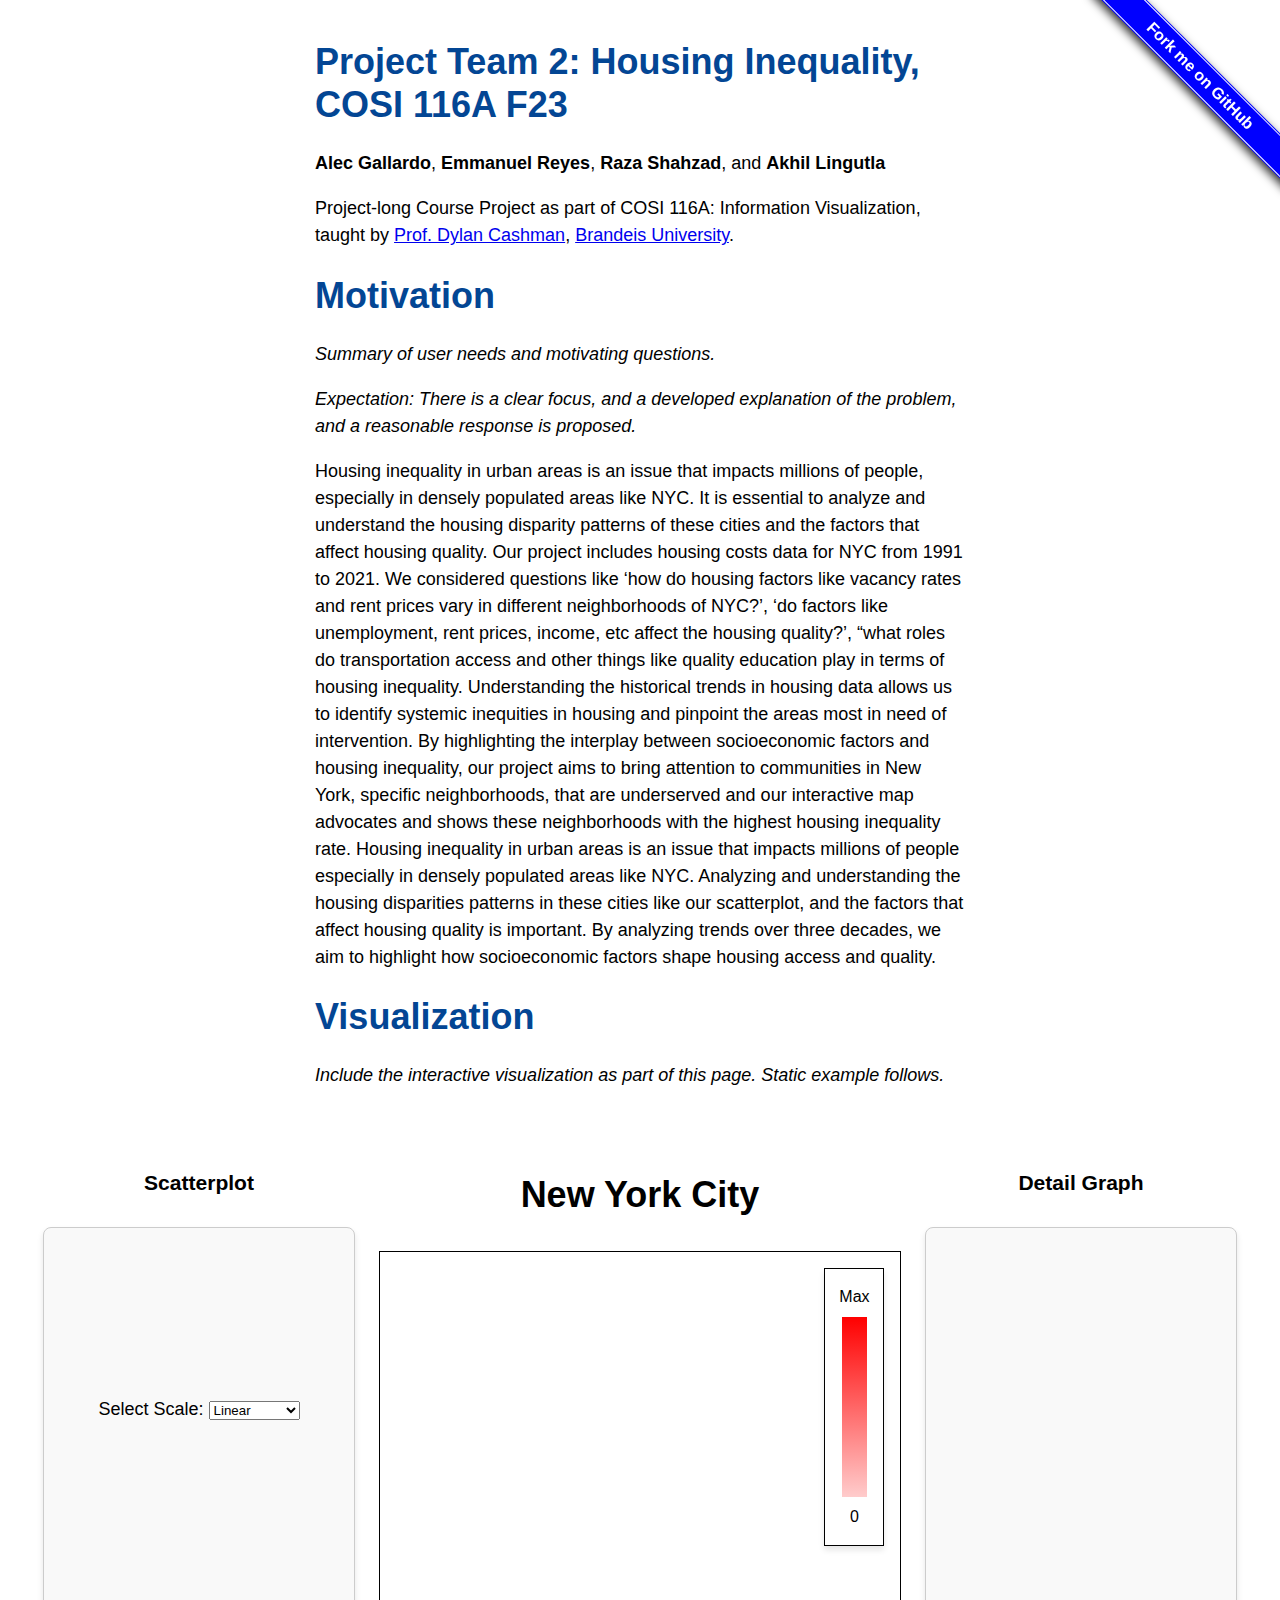
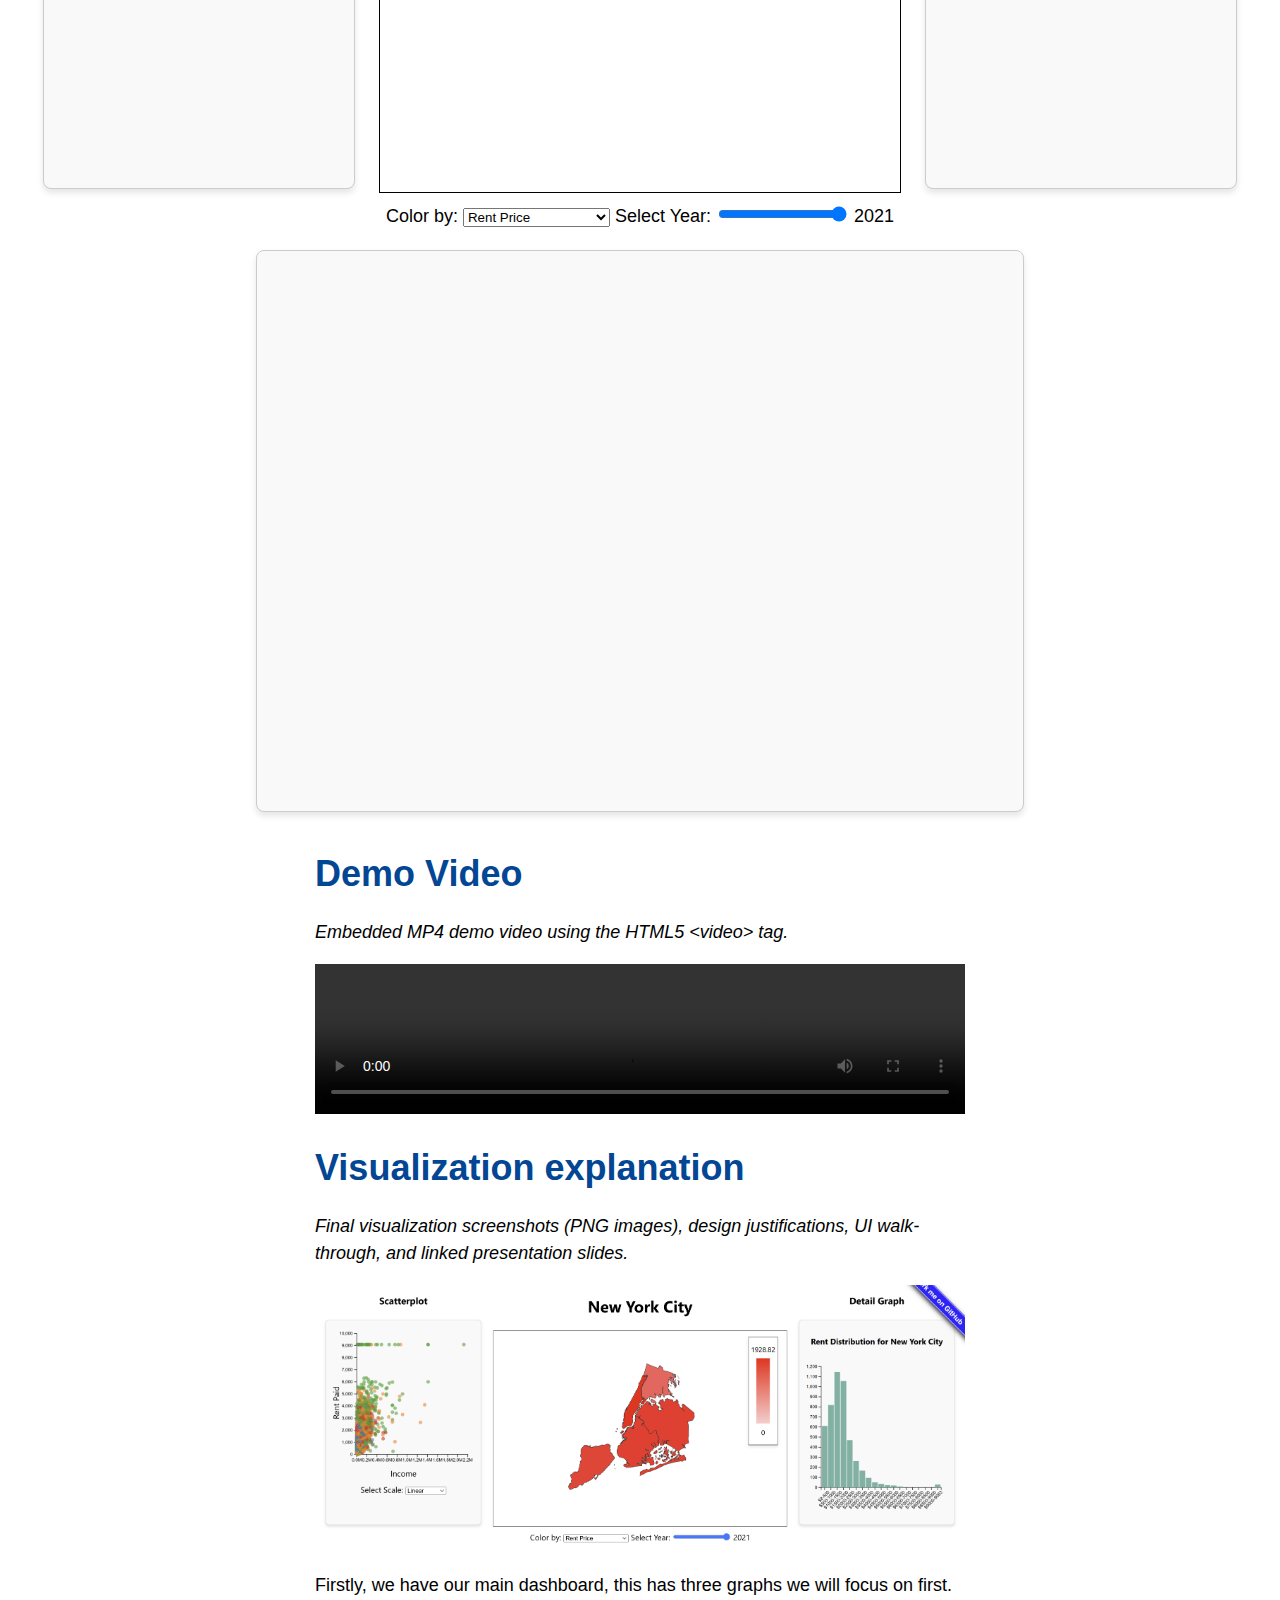
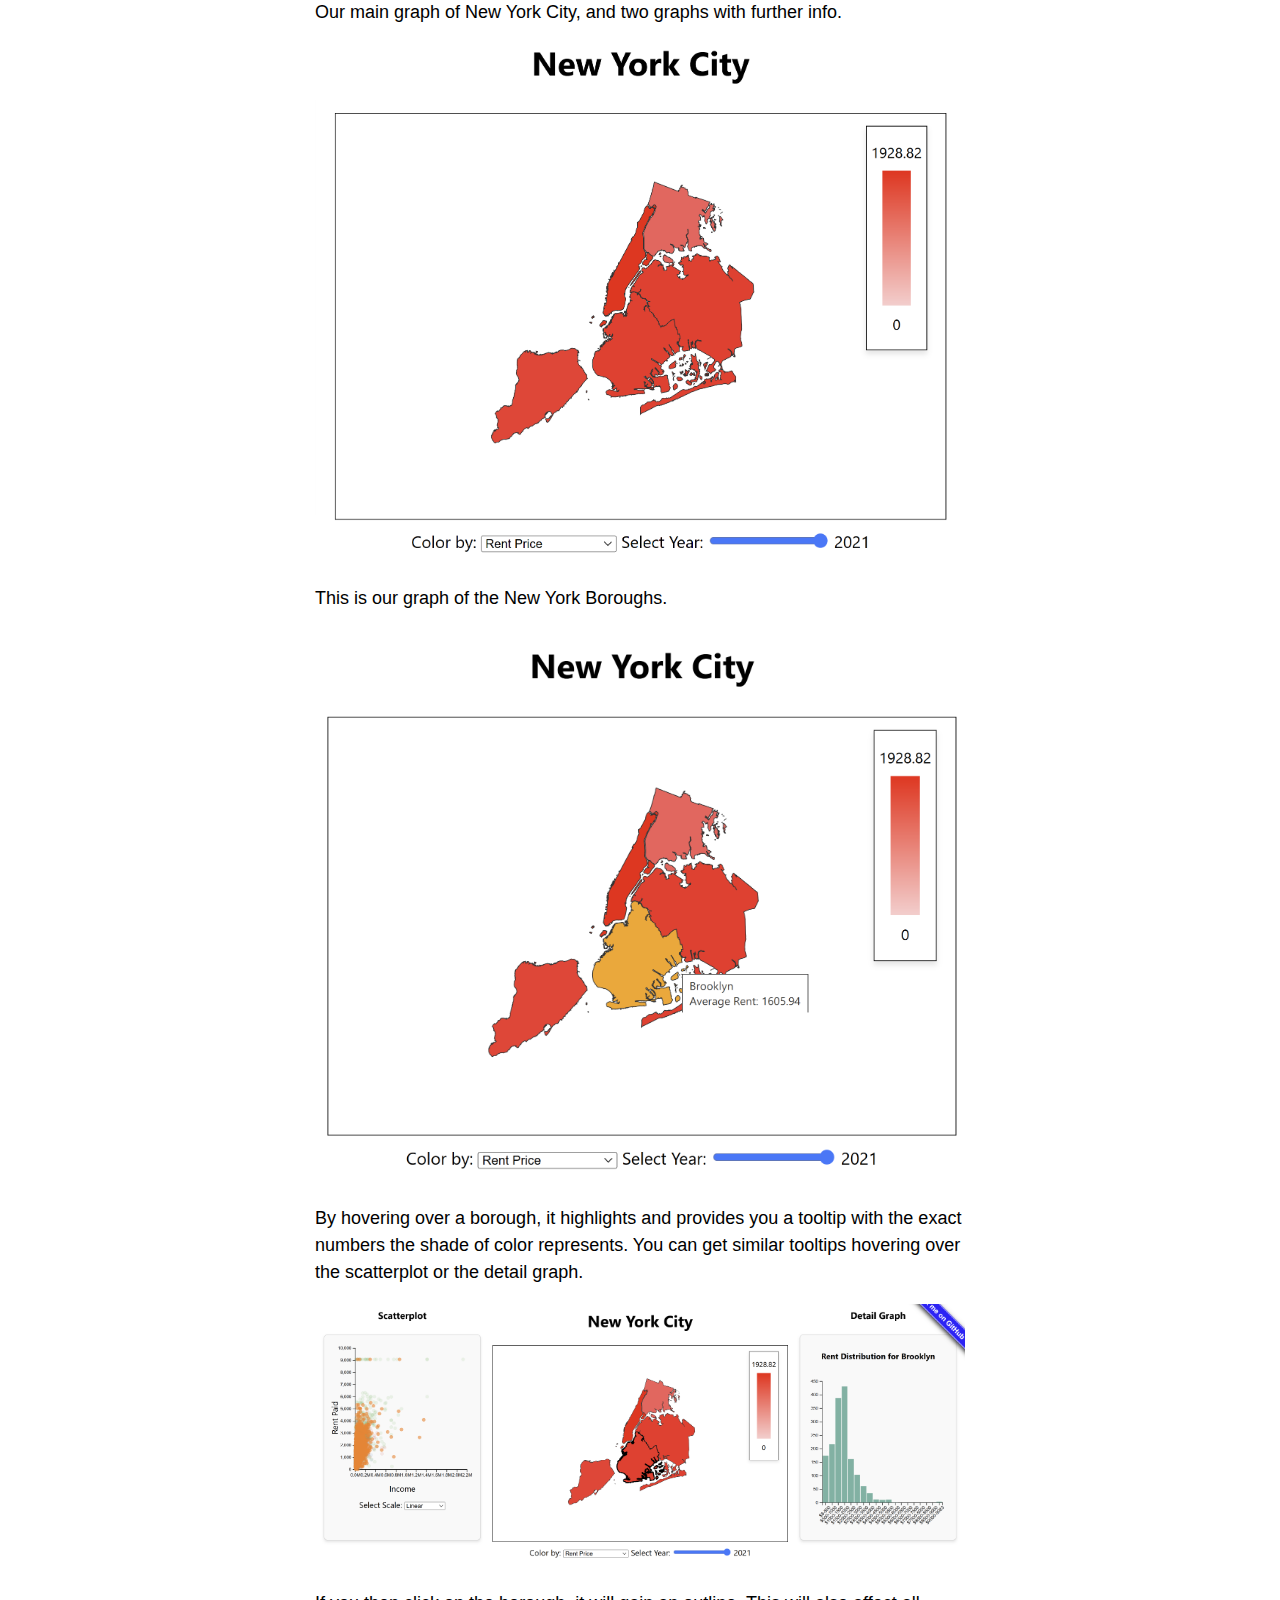
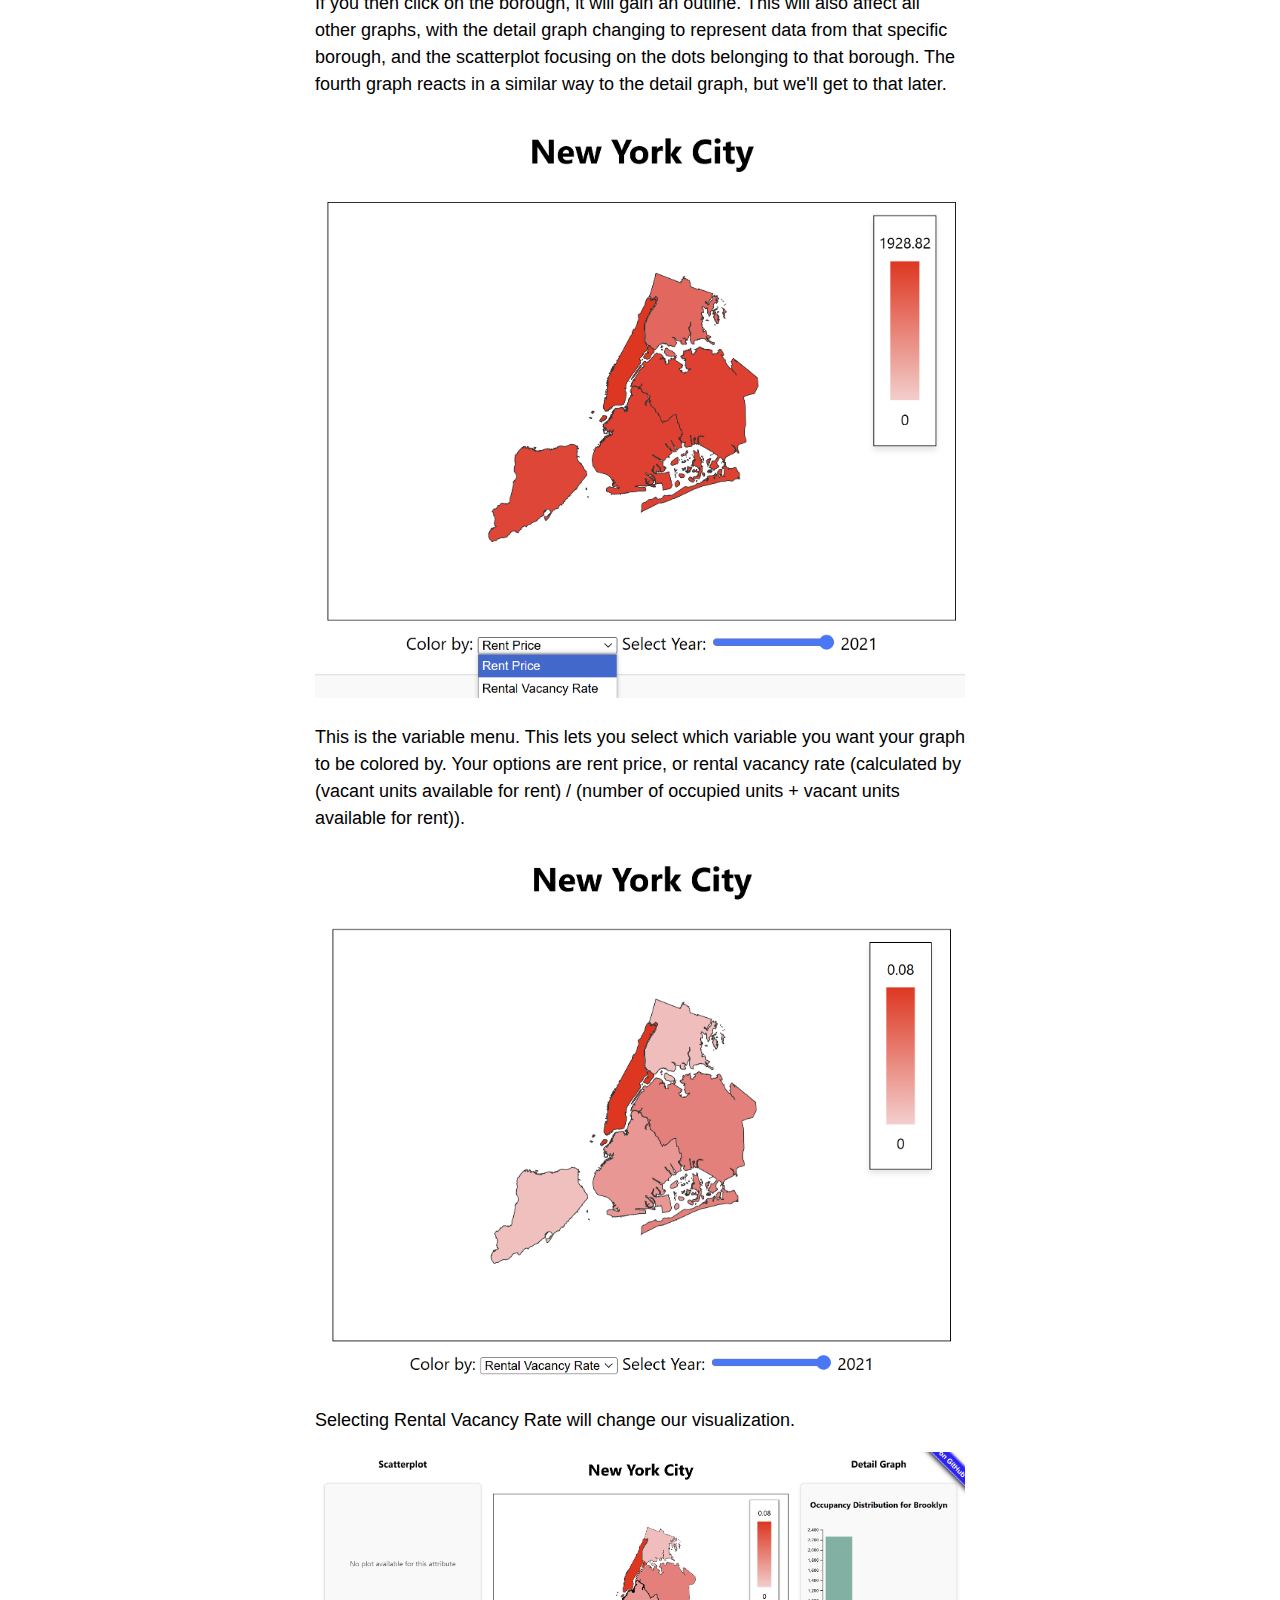
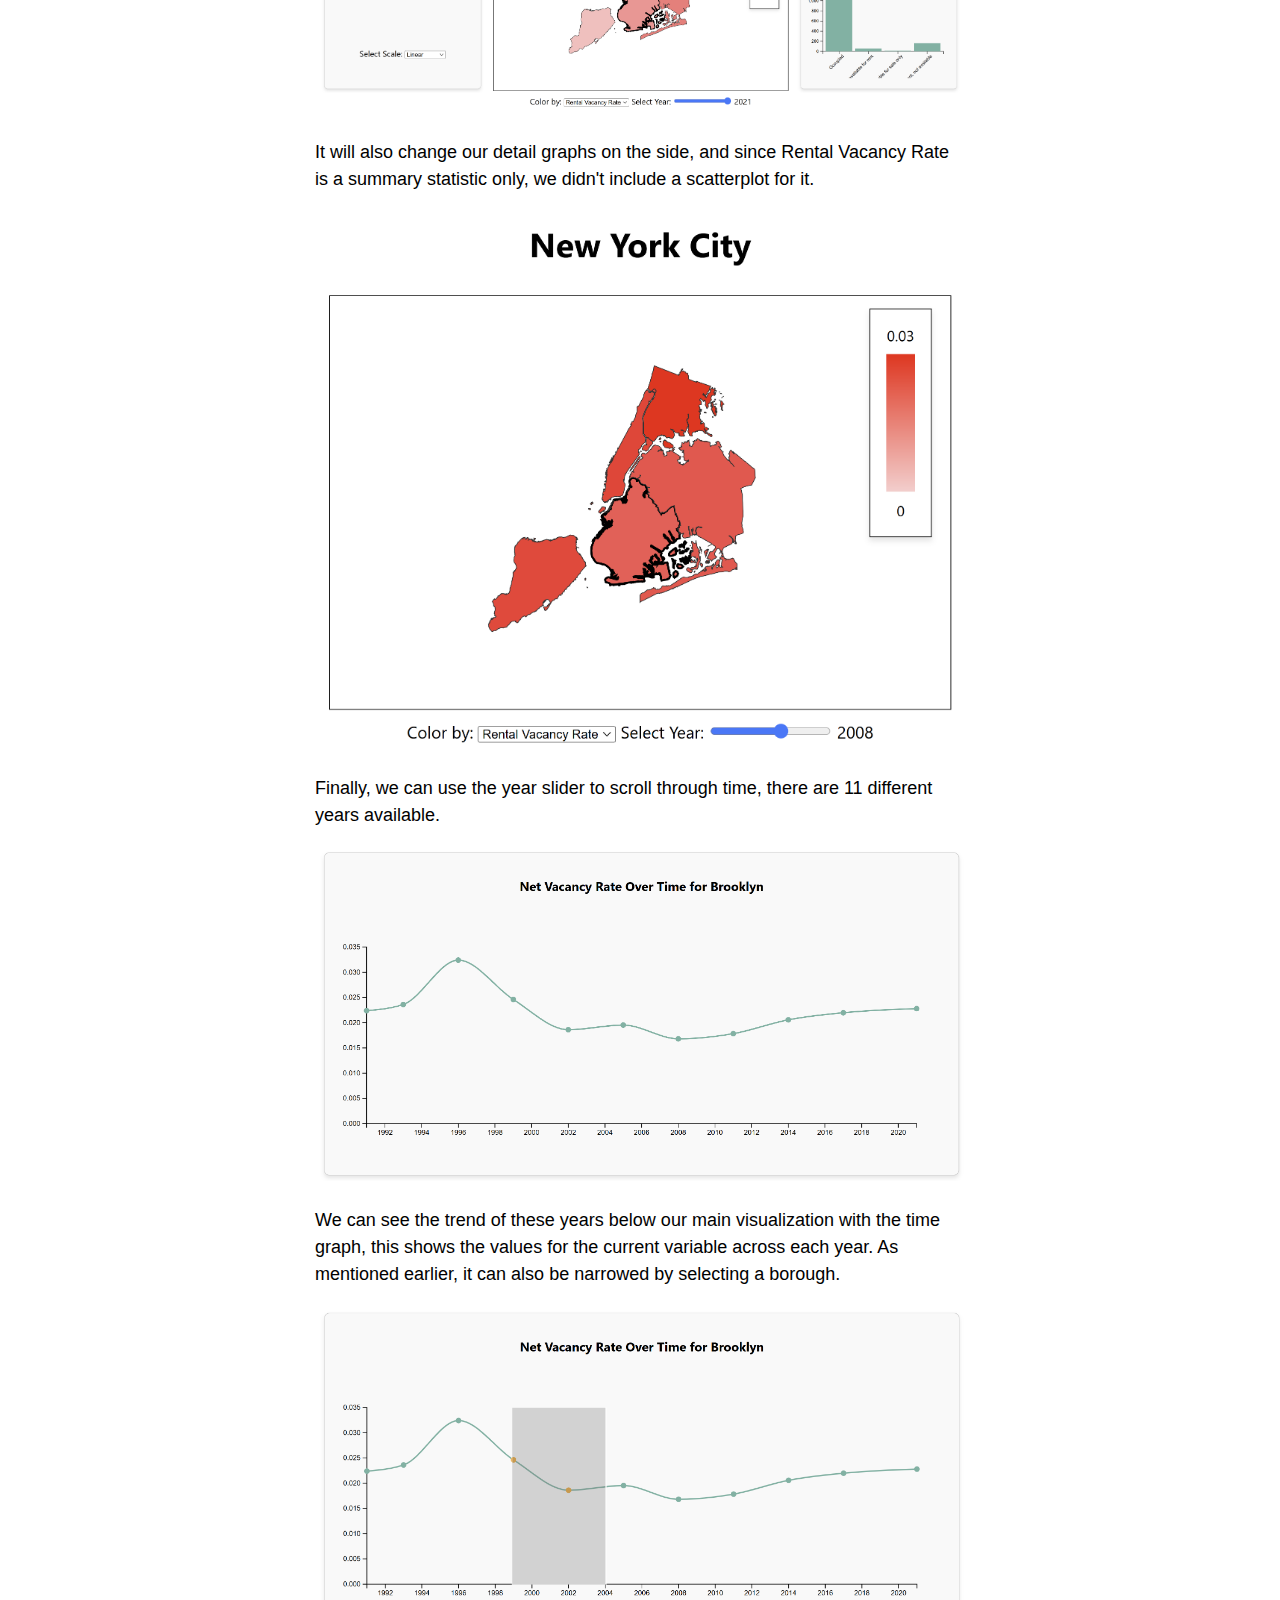
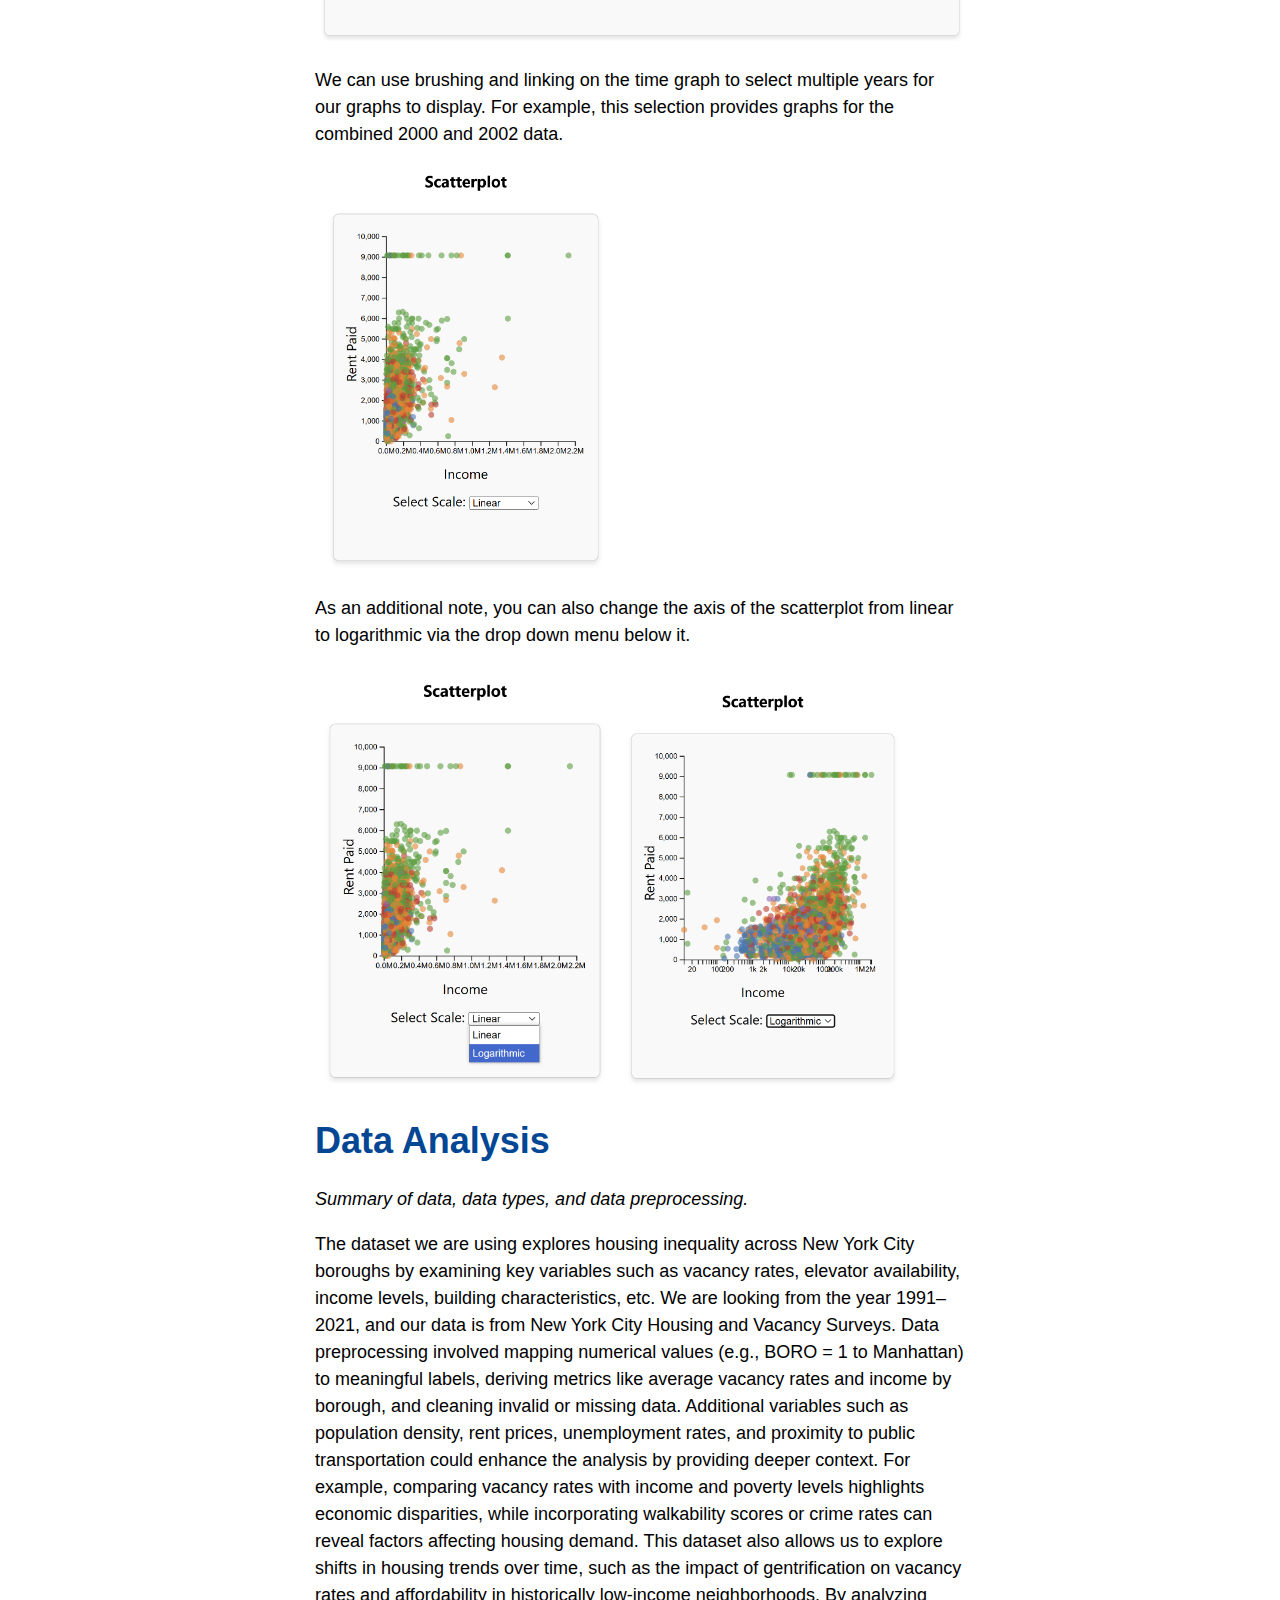
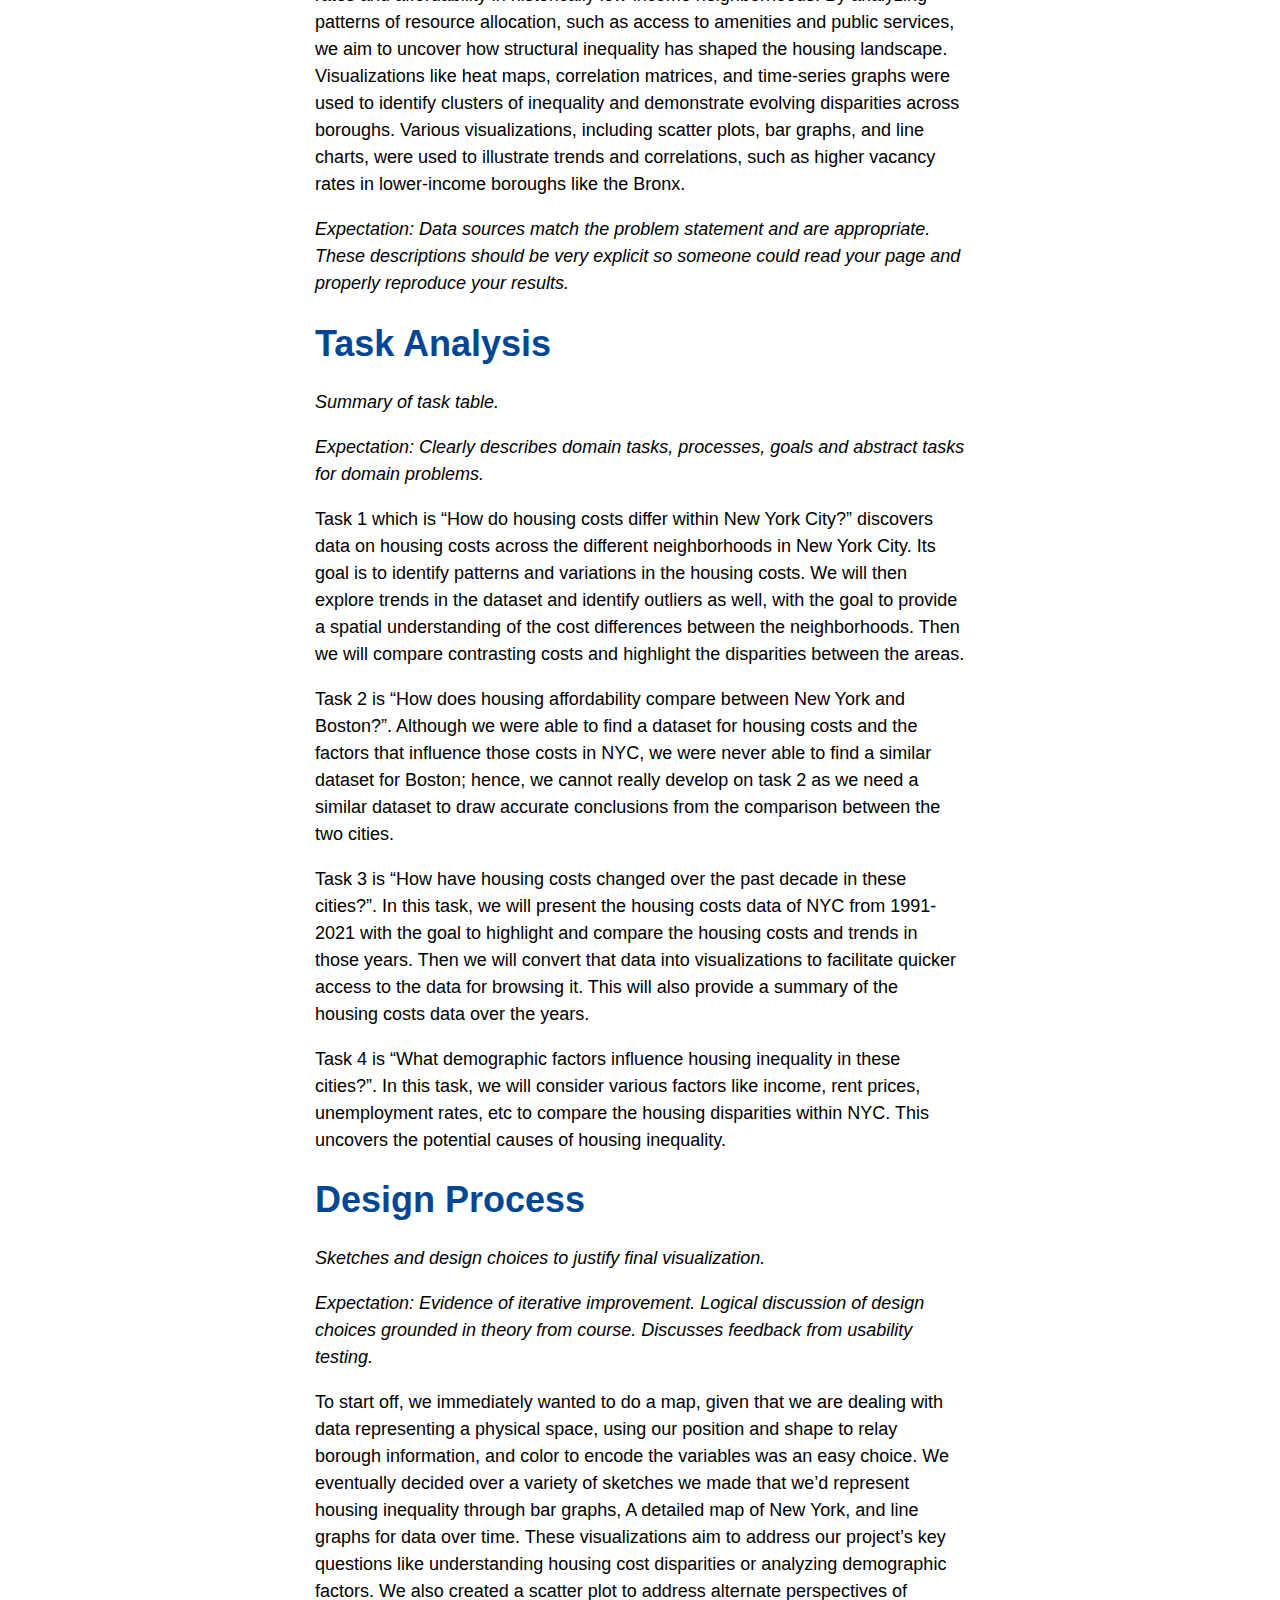
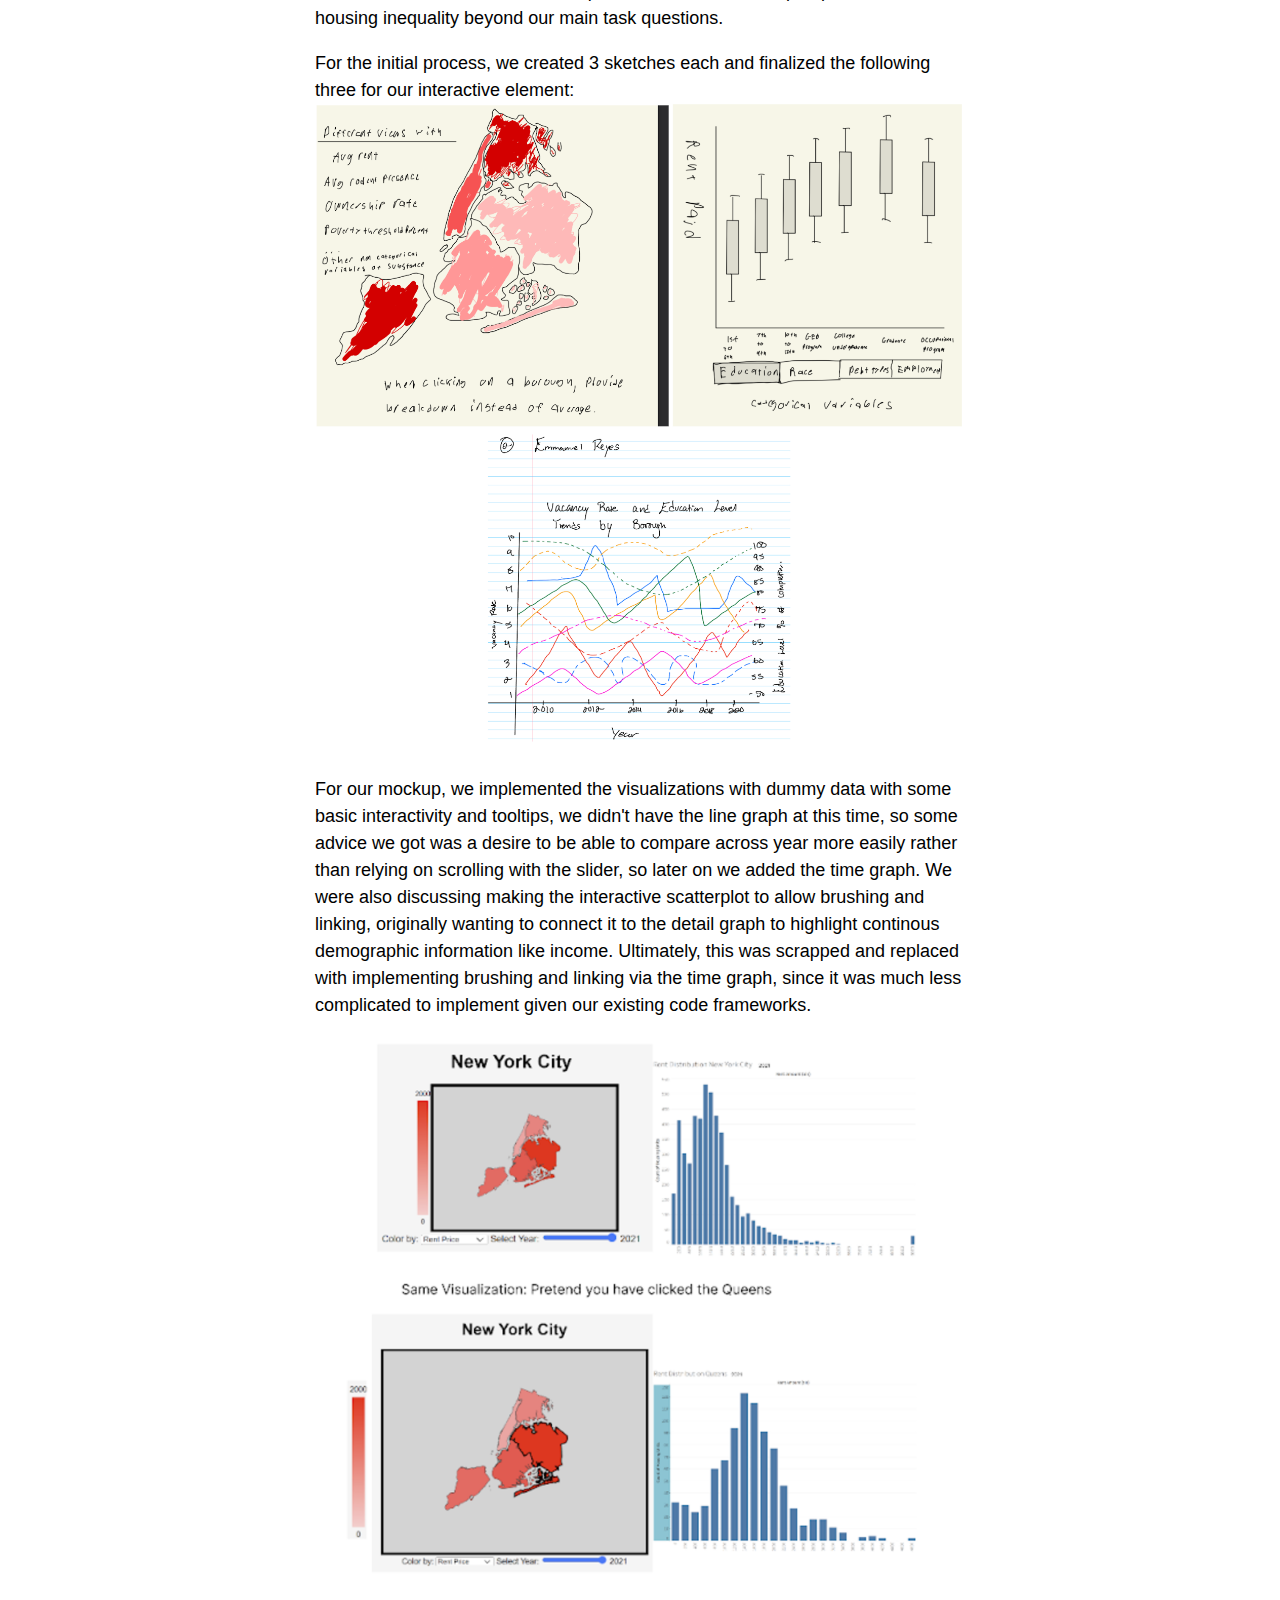
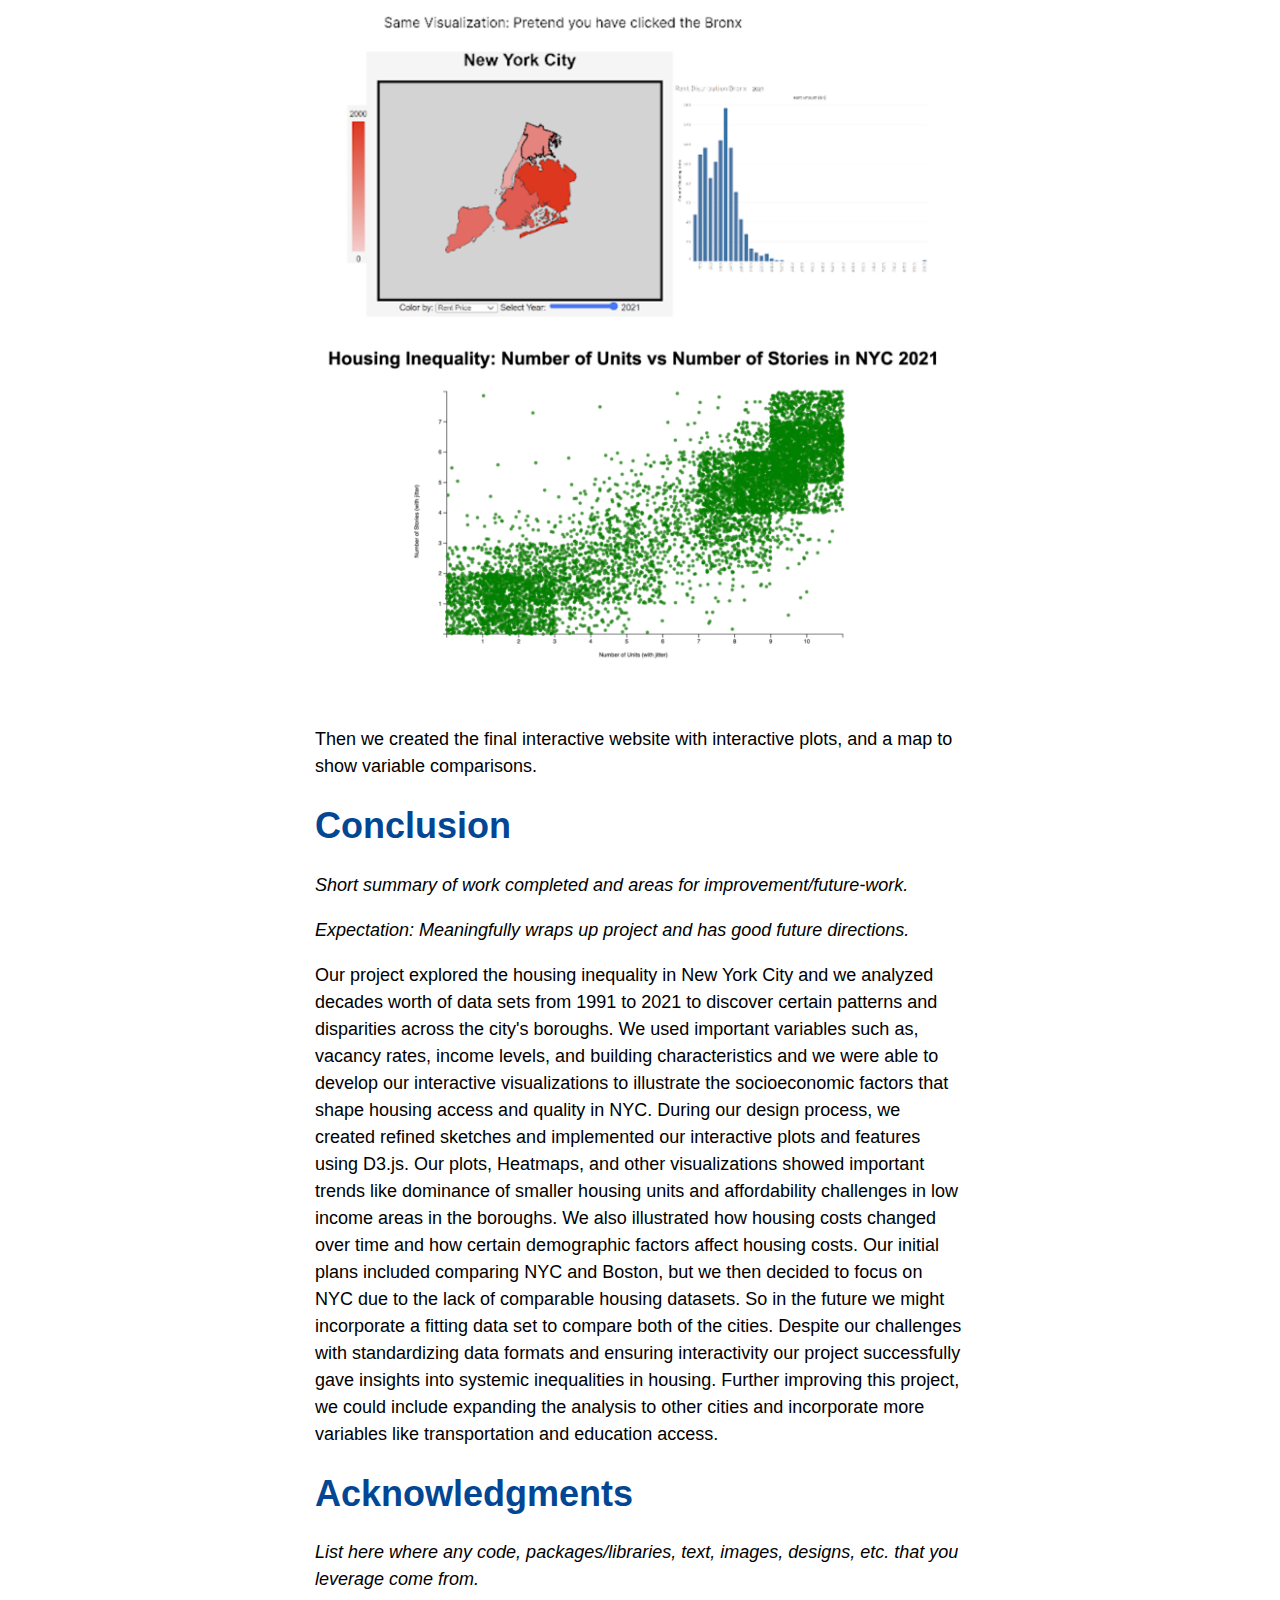
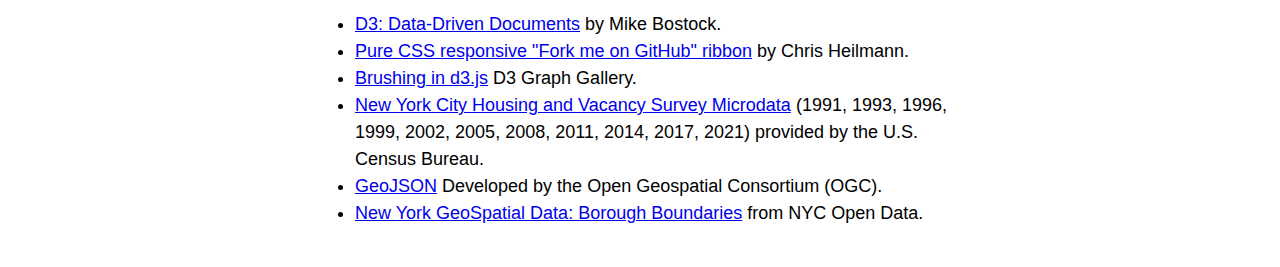
<file: index.html>
<!DOCTYPE html>
<html lang="en">

<!-- Metadata -->
<head>
  <meta charset="utf-8">
  
  <!-- Title -->
  <title>Undergraduate 2: Housing Inequality - COSI 116A F24 </title>
  
  <!-- CSS Styling -->
  <link rel="stylesheet" href="style.css">
 
  <!-- Favicons -->
  <link rel="apple-touch-icon" sizes="180x180" href="favicons/apple-touch-icon.png">
  <link rel="icon" type="image/png" sizes="32x32" href="favicons/favicon-32x32.png">
  <link rel="icon" type="image/png" sizes="16x16" href="favicons/favicon-16x16.png">
  <link rel="manifest" href="favicons/site.webmanifest">
  <link rel="shortcut icon" href="favicons/favicon.ico">
  <meta name="msapplication-TileColor" content="#da532c">
  <meta name="msapplication-config" content="favicons/browserconfig.xml">
  <meta name="theme-color" content="#ffffff">
</head>

<!-- Main page content -->
<body>

  <!-- Update this with your GitHub repo URL -->
  <span id="forkongithub"><a href="https://github.com/RandomQuetzalcoatl/Undergraduate-2-Housing-Inequality-COSI-116A-F24">Fork me on GitHub</a></span>

  <!-- Your writeup goes here -->
  <div class = "content-column">
  
    <h1 class="hd1">Project Team 2: Housing Inequality, COSI 116A F23</h1>
    
    <p><strong>Alec Gallardo</strong>, <strong>Emmanuel Reyes</strong>, <strong>Raza Shahzad</strong>, and <strong>Akhil Lingutla</strong></p>
    <p>Project-long Course Project as part of COSI 116A: Information Visualization</a>, taught by <a href="https://cs.brandeis.edu/~dylan/">Prof. Dylan Cashman</a>, <a href="https://cs.brandeis.edu/">Brandeis University</a>.</p>
    
    
    <h1 class="hd1">Motivation</h1>
    
    <p><em>Summary of user needs and motivating questions.</em></p>
    
    <p><em>Expectation: There is a clear focus, and a developed explanation of the problem, and a reasonable response is proposed.</em></p>
    <p>Housing inequality in urban areas is an issue that impacts millions of people, especially in densely populated areas like NYC. It is essential to analyze and understand the housing disparity patterns of these cities and the factors that affect housing quality. Our project includes housing costs data for NYC from 1991 to 2021. We considered questions like ‘how do housing factors like vacancy rates and rent prices vary in different neighborhoods of NYC?’, ‘do factors like unemployment, rent prices, income, etc affect the housing quality?’, “what roles do transportation access and other things like quality education play in terms of housing inequality. Understanding the historical trends in housing data allows us to identify systemic inequities in housing and pinpoint the areas most in need of intervention. By highlighting the interplay between socioeconomic factors and housing inequality, our project aims to bring attention to communities in New York, specific neighborhoods, that are underserved and our interactive map advocates and shows these neighborhoods with the highest housing inequality rate. Housing inequality in urban areas is an issue that impacts millions of people especially in densely populated areas like NYC. Analyzing and understanding the housing disparities patterns in these cities like our scatterplot, and the factors that affect housing quality is important. By analyzing trends over three decades, we aim to highlight how socioeconomic factors shape housing access and quality. </p>
    
    <h1 class="hd1">Visualization</h1>
    
    <p><em>Include the interactive visualization as part of this page. Static example follows.</em></p>
    
  </div>
  
  <!-- Your visualization here -->
  <div class="vis-holder">
    <!-- Change viewbox to whatever you want, e.g. "0 0 1000 6000" This determines your aspect ratio and coordinate system -->    
    <!-- Delete all the sample SVG code below after the viewbox to before the closing tag. Populate this part of the SVG with D3. -->
    <div id="visualization">
      <!-- Scatterplot-->
      <div id="container">
        <h3>Scatterplot</h3>
      <div id="scatterplot">
        <svg></svg> <!-- Scatterplot here -->
        <label for="scale-select">Select Scale:</label>
      <select id="scale-select">
        <option value="linear" selected>Linear</option>
        <option value="logarithmic">Logarithmic</option>
      </select>
      </div>
    </div>
    
      <!-- Main Map Section -->
      <div id="container">
        <h1>New York City</h1>
        <div id="map-container">
          <div id="map"></div>
          <div id="legend">
            <span id="legend-max">Max</span>
            <div id="legend-color-bar"></div>
            <span id="legend-min">0</span>
          </div>
        </div>
        <div id="settings">
          <label for="color-attribute">Color by:</label>
          <select id="color-attribute">
            <option value="RENT_AMOUNT_PAID">Rent Price</option>
            <option value="OCC">Rental Vacancy Rate</option>
          </select>
          <label for="year-slider">Select Year:</label>
          <input type="range" id="year-slider" min="0" max="10" step="1" value="10">
          <span id="year-display">2021</span>
        </div>
      </div>
    
      <div id="container">
        <h3>Detail Graph</h3>
      <!-- Detail Graph of specific data, changes based on selected borough -->
      <div id="detail-graph">
        <svg></svg>
      </div>
    </div>
    </div>
    <div id="container">
      <div id="time-chart">
        <svg></svg>
      </div>
    </div>
  <!-- Your writeup goes here -->
  <div class = "content-column">

    <h1 class="hd1">Demo Video</h1>
    
<p><em>Embedded MP4 demo video using the HTML5 &lt;video&gt; tag.</em></p>
<video controls width="100%">
  <source src="https://drive.google.com/uc?id=11KVCvpeYaOahMDm5kmx9KprRj7lykAST&export=download" type="video/mp4">
  <p>Your browser doesn't support HTML5 video. 
     Here is <a href="https://drive.google.com/file/d/11KVCvpeYaOahMDm5kmx9KprRj7lykAST/view?usp=drive_link" target="_blank">a link to the video</a> instead.</p>
</video>

    <h1 class="hd1">Visualization explanation</h1>
    
    <p><em>Final visualization screenshots (PNG images), design justifications, UI walk-through, and linked presentation slides.</em></p>
    <img src="images/MainView1.PNG" alt="visualizations" style="width:100%;">
    <p>Firstly, we have our main dashboard, this has three graphs we will focus on first. Our main graph of New York City, and two graphs with further info.</p>
    <img src="images/NewYork1.PNG" alt="visualizations" style="width:100%;">
    <p>This is our graph of the New York Boroughs.</p>
    <img src="images/NewYork1-2.PNG" alt="visualizations" style="width:100%;">
    <p>By hovering over a borough, it highlights and provides you a tooltip with the exact numbers the shade of color represents. You can get similar tooltips hovering over the scatterplot or the detail graph.</p>
    <img src="images/MainView2.PNG" alt="visualizations" style="width:100%;">
    <p>If you then click on the borough, it will gain an outline. This will also affect all other graphs, with the detail graph changing to represent data from that specific borough, and the scatterplot focusing on the dots belonging to that borough. The fourth graph reacts in a similar way to the detail graph, but we'll get to that later.</p>
    <img src="images/NewYork2.png" alt="visualizations" style="width:100%;">
    <p>This is the variable menu. This lets you select which variable you want your graph to be colored by. Your options are rent price, or rental vacancy rate (calculated by (vacant units available for rent) / (number of occupied units + vacant units available for rent)).</p>
    <img src="images/NewYork3.png" alt="visualizations" style="width:100%;">
    <p>Selecting Rental Vacancy Rate will change our visualization.</p>
    <img src="images/MainView3.png" alt="visualizations" style="width:100%;">
    <p>It will also change our detail graphs on the side, and since Rental Vacancy Rate is a summary statistic only, we didn't include a scatterplot for it.</p>
    <img src="images/NewYork4.PNG" alt="visualizations" style="width:100%;">
    <p>Finally, we can use the year slider to scroll through time, there are 11 different years available.</p>
    <img src="images/TimeGraph.PNG" alt="visualizations" style="width:100%;">
    <p>We can see the trend of these years below our main visualization with the time graph, this shows the values for the current variable across each year. As mentioned earlier, it can also be narrowed by selecting a borough.</p>
    <img src="images/TimeGraph2.PNG" alt="visualizations" style="width:100%;">
    <p>We can use brushing and linking on the time graph to select multiple years for our graphs to display. For example, this selection provides graphs for the combined 2000 and 2002 data.</p>
    <div class="bench">
    <img src="images/Scatterplot1.PNG" alt="visualizations" style="width:45%;">
    <p>As an additional note, you can also change the axis of the scatterplot from linear to logarithmic via the drop down menu below it.</p>
    <img src="images/Scatterplot2.PNG" alt="visualizations" style="width:45%;">
    <img src="images/Scatterplot3.PNG" alt="visualizations" style="width:45%;">
  </div>
    <h1 class="hd1">Data Analysis</h1>
    <p><em>Summary of data, data types, and data preprocessing.</em></p>
    <p>The dataset we are using explores housing inequality across New York City boroughs by examining key variables such as vacancy rates, elevator availability, income levels, building characteristics, etc. We are looking from the year 1991–2021, and our data is from New York City Housing and Vacancy Surveys. Data preprocessing involved mapping numerical values (e.g., BORO = 1 to Manhattan) to meaningful labels, deriving metrics like average vacancy rates and income by borough, and cleaning invalid or missing data. Additional variables such as population density, rent prices, unemployment rates, and proximity to public transportation could enhance the analysis by providing deeper context. For example, comparing vacancy rates with income and poverty levels highlights economic disparities, while incorporating walkability scores or crime rates can reveal factors affecting housing demand. This dataset also allows us to explore shifts in housing trends over time, such as the impact of gentrification on vacancy rates and affordability in historically low-income neighborhoods. By analyzing patterns of resource allocation, such as access to amenities and public services, we aim to uncover how structural inequality has shaped the housing landscape. Visualizations like heat maps, correlation matrices, and time-series graphs were used to identify clusters of inequality and demonstrate evolving disparities across boroughs. Various visualizations, including scatter plots, bar graphs, and line charts, were used to illustrate trends and correlations, such as higher vacancy rates in lower-income boroughs like the Bronx. 
</p>
    <p><em>Expectation: Data sources match the problem statement and are appropriate. These descriptions should be very explicit so someone could read your page and properly reproduce your results.</em></p>

    <h1 class="hd1">Task Analysis</h1>

    <p><em>Summary of task table.</em></p>
    <p><em>Expectation: Clearly describes domain tasks, processes, goals and abstract tasks for domain problems.</em></p>
    <p>Task 1 which is “How do housing costs differ within New York City?” discovers data on housing costs across the different neighborhoods in New York City. Its goal is to identify patterns and variations in the housing costs. We will then explore trends in the dataset and identify outliers as well, with the goal to provide a spatial understanding of the cost differences between the neighborhoods. Then we will compare contrasting costs and highlight the disparities between the areas.</p>
    <p>Task 2 is “How does housing affordability compare between New York and Boston?”. Although we were able to find a dataset for housing costs and the factors that influence those costs in NYC, we were never able to find a similar dataset for Boston; hence, we cannot really develop on task 2 as we need a similar dataset to draw accurate conclusions from the comparison between the two cities. </p>
    <p>Task 3 is “How have housing costs changed over the past decade in these cities?”. In this task, we will present the housing costs data of NYC from 1991-2021 with the goal to highlight and compare the housing costs and trends in those years. Then we will convert that data into visualizations to facilitate quicker access to the data for browsing it. This will also provide a summary of the housing costs data over the years.</p>
    <p>Task 4 is “What demographic factors influence housing inequality in these cities?”. In this task, we will consider various factors like income, rent prices, unemployment rates, etc to compare the housing disparities within NYC. This uncovers the potential causes of housing inequality. </p>
    

    <h1 class="hd1">Design Process</h1>
    
    <p><em>Sketches and design choices to justify final visualization.</em></p>

    <p><em>Expectation: Evidence of iterative improvement.
    Logical discussion of design choices grounded in theory from course.
    Discusses feedback from usability testing.</em></p>
    <p>To start off, we immediately wanted to do a map, given that we are dealing with data representing a physical space, using our position and shape to relay borough information, and color to encode the variables was an easy choice. We eventually decided over a variety of sketches we made that we’d represent housing inequality through bar graphs, A detailed map of New York, and line graphs for data over time. These visualizations aim to address our project’s key questions like understanding housing cost disparities or analyzing demographic factors. We also created a scatter plot to address alternate perspectives of housing inequality beyond our main task questions. 
</p>
<p>For the initial process, we created 3 sketches each and finalized the following three for our interactive element:
  <img src="images/design-sketch.png" alt="Team Final 3 Sketches" style="width:100%;"> 
</p>
<p>For our mockup, we implemented the visualizations with dummy data with some basic interactivity and tooltips, we didn't have the line graph at this time, so some advice we got was a desire to be able to compare across year more easily rather than relying on scrolling with the slider, so later on we added the time graph. We were also discussing making the interactive scatterplot to allow brushing and linking, originally wanting to connect it to the detail graph to highlight continous demographic information like income. Ultimately, this was scrapped and replaced with implementing brushing and linking via the time graph, since it was much less complicated to implement given our existing code frameworks.</p>
  <img src="images/design1.png" alt="visualizations" style="width:100%;">
  <img src="images/design2.png" alt="visualizations" style="width:100%;">
</p>
<p>Then we created the final interactive website with interactive plots, and a map to show variable comparisons.</p>


    <h1 class="hd1">Conclusion</h1>

    <p><em>Short summary of work completed and areas for improvement/future-work.</em></p>
    
    <p><em>Expectation: Meaningfully wraps up project and has good future directions.</em></p>
    <p>Our project explored the housing inequality in New York City and we analyzed decades worth of data sets from 1991 to 2021 to discover certain patterns and disparities across the city's boroughs. We used important variables such as, vacancy rates, income levels, and building characteristics and we were able to develop our interactive visualizations to illustrate the socioeconomic factors that shape housing access and quality in NYC. During our design process, we created refined sketches and implemented our interactive plots and features using D3.js. Our plots, Heatmaps, and other visualizations showed important trends like dominance of smaller housing units and affordability challenges in low income areas in the boroughs. We also illustrated how housing costs changed over time and how certain demographic factors affect housing costs. Our initial plans included comparing NYC and Boston, but we then decided to focus on NYC due to the lack of comparable housing datasets. So in the future we might incorporate a fitting data set to compare both of the cities. Despite our challenges with standardizing data formats and ensuring interactivity our project successfully gave insights into systemic inequalities in housing. Further improving this project, we could include expanding the analysis to other cities and incorporate more variables like transportation and education access.</p>

    
    <h1 class="hd1">Acknowledgments</h1>

<p><em>List here where any code, packages/libraries, text, images, designs, etc. that you leverage come from.</em></p>

<ul>
  <li><a href="https://d3js.org/">D3: Data-Driven Documents</a> by Mike Bostock.</li>
  <li><a href="https://codepo8.github.io/css-fork-on-github-ribbon/#">Pure CSS responsive "Fork me on GitHub" ribbon</a> by Chris Heilmann.</li>
  <li><a href="https://d3-graph-gallery.com/graph/scatter_basic.html">Brushing in d3.js</a> D3 Graph Gallery.</li>
  <li><a href="https://www.census.gov/data/datasets/2021/demo/nychvs/microdata.html">New York City Housing and Vacancy Survey Microdata</a> (1991, 1993, 1996, 1999, 2002, 2005, 2008, 2011, 2014, 2017, 2021) provided by the U.S. Census Bureau.</li>
  <li><a href="https://geojson.org/">GeoJSON</a> Developed by the Open Geospatial Consortium (OGC).</li>
  <li><a href="https://data.cityofnewyork.us/City-Government/Borough-Boundaries/tqmj-j8zm">New York GeoSpatial Data: Borough Boundaries</a> from NYC Open Data.</li>
</ul>

    
  </div>
  
  <!-- Scripts at the end avoid need for dealing with async, defer, or onload event handlers -->
  <script src="lib/d3.v4/d3.v4.js"></script>
  <script src="js/visualization.js"></script>
  <script src="https://d3js.org/d3.v6.min.js"></script>
  <script src="renderMap.js"></script>
</body>
</html>
</file>
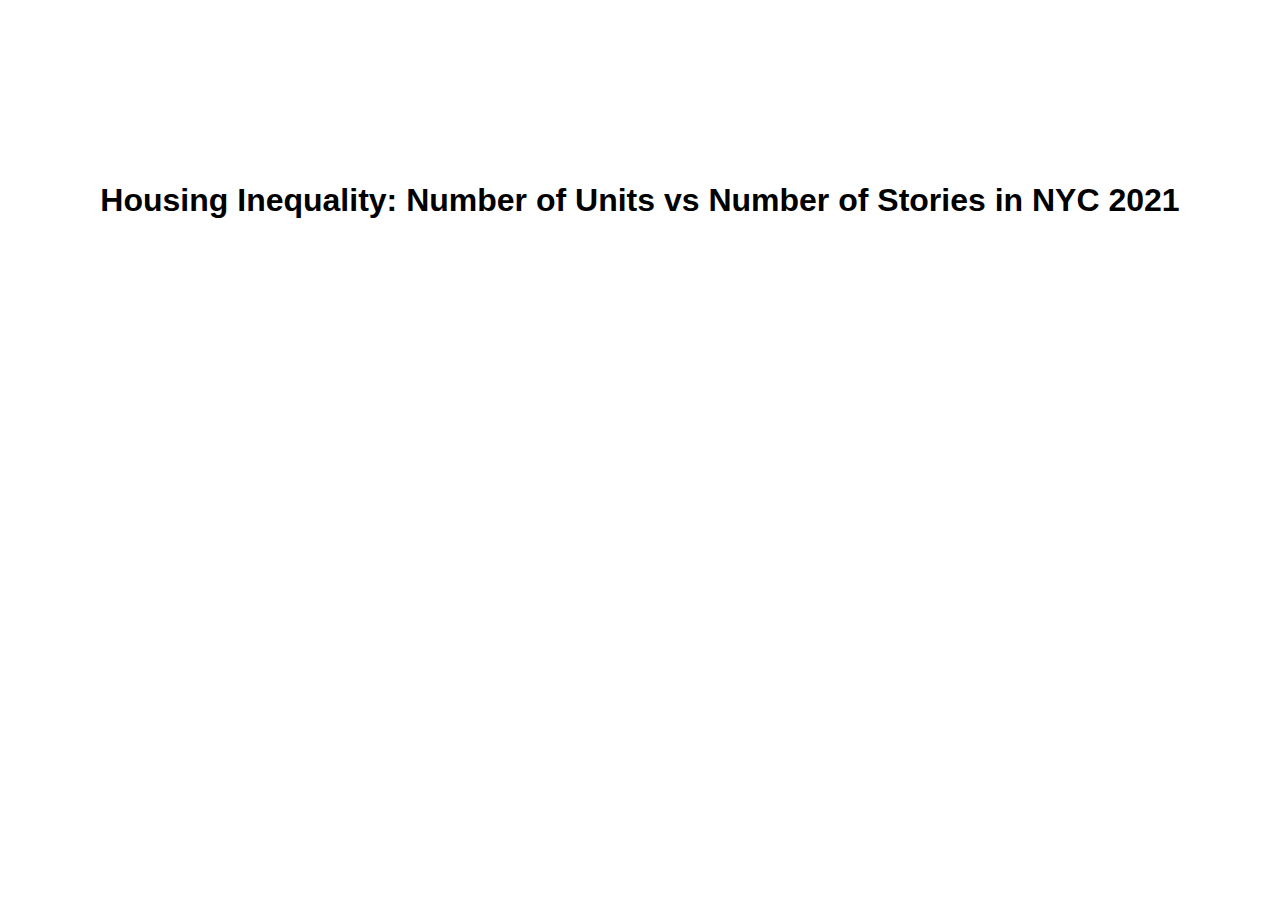
<file: NYCScatter/ScatterPlot.html>
<!DOCTYPE html>
<html lang="en">
<head>
    <meta charset="UTF-8">
    <meta name="viewport" content="width=device-width, initial-scale=1.0">
    <title>Housing Inequality: Number of Units vs Number of Stories in NYC 2021</title>
    <script src="https://d3js.org/d3.v7.min.js"></script>
    <style>
        body {
            font-family: Arial, sans-serif;
            display: flex;
            flex-direction: column;
            align-items: center;
            justify-content: center;
            height: 100vh;
            margin: 0;
        }
        h1 {
            text-align: center;
            margin-bottom: 20px;
        }
        .tooltip {
            position: absolute;
            background: #f4f4f4;
            padding: 8px;
            border: 1px solid #ccc;
            border-radius: 4px;
            display: none;
            pointer-events: none;
            font-size: 12px;
        }
        svg {
            font-size: 12px;
            display: block;
        }
    </style>
</head>
<body>
    <h1>Housing Inequality: Number of Units vs Number of Stories in NYC 2021</h1>
    <svg id="scatterplot" width="800" height="500"></svg>
    <div id="tooltip" class="tooltip"></div>
    <script>
        d3.csv("allunits_puf_21.csv").then(function (data) {
            const jitterAmount = 2; 
            data.forEach(d => {
                d.UNITS = +d.UNITS + (Math.random() - 0.5) * jitterAmount; 
                d.STORIES = +d.STORIES + (Math.random() - 0.5) * jitterAmount; 
            });

            const filteredData = data.filter(d => d.UNITS > 0 && d.STORIES > 0);

            const width = 800, height = 500;
            const margin = { top: 20, right: 30, bottom: 50, left: 70 };

            const x = d3.scaleLinear()
                .domain(d3.extent(filteredData, d => d.UNITS)) 
                .range([margin.left, width - margin.right]);

            const y = d3.scaleLinear()
                .domain(d3.extent(filteredData, d => d.STORIES)) 
                .range([height - margin.bottom, margin.top]);

            const svg = d3.select("#scatterplot")
                .attr("width", width)
                .attr("height", height);

            svg.append("g")
                .attr("transform", `translate(0,${height - margin.bottom})`)
                .call(d3.axisBottom(x).ticks(10))
                .append("text")
                .attr("x", width / 2)
                .attr("y", 40)
                .attr("fill", "black")
                .style("text-anchor", "middle")
                .text("Number of Units (with jitter)");

            svg.append("g")
                .attr("transform", `translate(${margin.left},0)`)
                .call(d3.axisLeft(y).ticks(10))
                .append("text")
                .attr("transform", `rotate(-90)`)
                .attr("x", -height / 2)
                .attr("y", -50)
                .attr("fill", "black")
                .style("text-anchor", "middle")
                .text("Number of Stories (with jitter)");

            // Tooltip
            const tooltip = d3.select(".tooltip");

            svg.selectAll(".dot")
                .data(filteredData)
                .enter()
                .append("circle")
                .attr("cx", d => x(d.UNITS))
                .attr("cy", d => y(d.STORIES))
                .attr("r", 3) 
                .attr("fill", "green")
                .attr("opacity", 0.8)
                .on("mouseover", (event, d) => {
                    tooltip.style("display", "block")
                        .style("left", `${event.pageX + 10}px`)
                        .style("top", `${event.pageY - 10}px`)
                        .html(`Units: ${d.UNITS.toFixed(2)}<br>Stories: ${d.STORIES.toFixed(2)}`);
                })
                .on("mouseout", () => {
                    tooltip.style("display", "none");
                });
        }).catch(error => {
            console.error("Error loading data:", error);
        });
    </script>
</body>
</html>
</file>
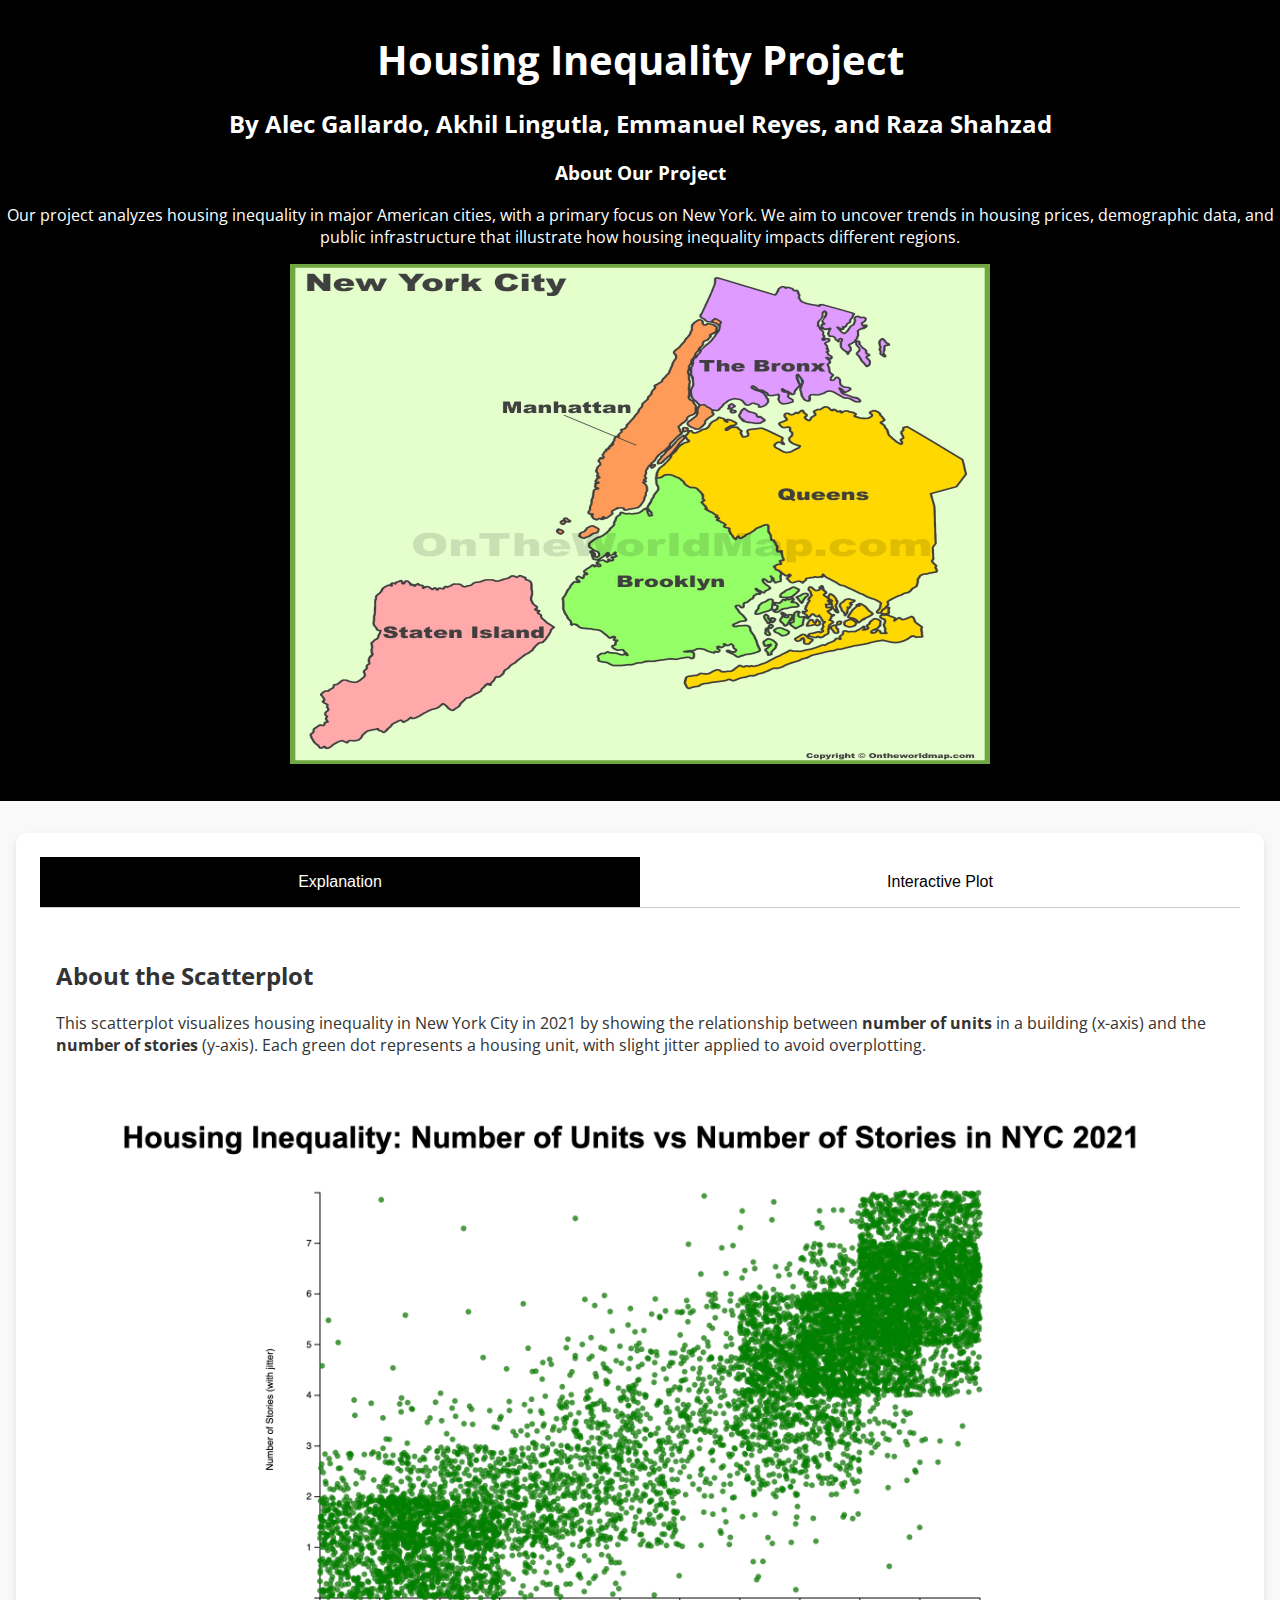
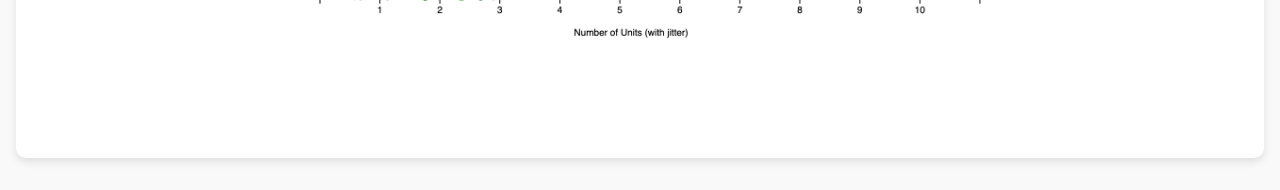
<file: Project Website/website.html>
<!DOCTYPE html>
<html lang="en">
<head>
    <meta charset="UTF-8">
    <meta name="viewport" content="width=device-width, initial-scale=1.0">
    <title>Housing Inequality Project</title>
    <script src="https://d3js.org/d3.v7.min.js"></script>
    <link href="https://fonts.googleapis.com/css2?family=Open+Sans:wght@400;600&display=swap" rel="stylesheet">
    <style>
        body {
            font-family: 'Open Sans', sans-serif;
            margin: 0;
            padding: 0;
            color: #333;
            background-color: #f9f9f9;
        }

        header {
            background: linear-gradient(to right, black,black);
            color: white;
            text-align: center;
            padding: 2rem 0;
        }

        header h1 {
            margin: 0;
            font-size: 2.5rem;
        }

        .container {
            max-width: 1200px;
            margin: 2rem auto;
            padding: 1.5rem;
            background: white;
            border-radius: 10px;
            box-shadow: 0 4px 8px rgba(0, 0, 0, 0.1);
        }

        /* Tab Styles */
        .tab {
            overflow: hidden;
            border-bottom: 1px solid #ccc;
            display: flex;
        }

        .tab button {
            background-color: inherit;
            border: none;
            outline: none;
            cursor: pointer;
            padding: 1rem;
            transition: 0.3s;
            font-size: 1rem;
            flex: 1;
            text-align: center;
        }

        .tab button:hover, .tab button.active {
            background-color: black;
            color: white;
        }

        .tabcontent {
            display: none;
            padding: 2rem 1rem;
        }

        .active-content {
            display: block;
        }

        /* Scatterplot Styling */
        svg {
            display: block;
            margin: 0 auto;
        }

        .tooltip {
            position: absolute;
            background: #f4f4f4;
            padding: 8px;
            border: 1px solid #ccc;
            border-radius: 4px;
            display: none;
            pointer-events: none;
            font-size: 12px;
        }
    </style>
</head>
<body>
    <header>
        <h1>Housing Inequality Project</h1>
        <h2> By Alec Gallardo, Akhil Lingutla, Emmanuel Reyes, and Raza Shahzad</h2>
        <h3>About Our Project</h3>
        <p>
            Our project analyzes housing inequality in major American cities, with a primary focus on New York. 
            We aim to uncover trends in housing prices, demographic data, and public infrastructure that illustrate 
            how housing inequality impacts different regions.
        </p>
        <img src="nyc-boroughs-map.jpg"  width="700" height="500">
    </header>
    <div class="container">
        <!-- Tab Navigation -->
        <div class="tab">
            <button class="tablinks active" onclick="openTab(event, 'Explanation')">Explanation</button>
            <button class="tablinks" onclick="openTab(event, 'InteractivePlot')">Interactive Plot</button>
        </div>

        <!-- Tab 1: Explanation -->
        <div id="Explanation" class="tabcontent active-content">
            <h2>About the Scatterplot</h2>
            <p>
                This scatterplot visualizes housing inequality in New York City in 2021 by showing the relationship between 
                <strong>number of units</strong> in a building (x-axis) and the <strong>number of stories</strong> (y-axis). 
                Each green dot represents a housing unit, with slight jitter applied to avoid overplotting. 
            </p>
            <img src="Scatterplot.png" alt="Scatterplot of Units vs Stories in NYC 2021" style="width:100%; border-radius: 10px;">
        </div>

        <!-- Tab 2: Interactive Plot -->
        <div id="InteractivePlot" class="tabcontent">
            <h2>Interactive Scatterplot</h2>
            <svg id="scatterplot" width="800" height="500"></svg>
            <div id="tooltip" class="tooltip"></div>
        </div>
    </div>

    <script>
        // Tab Functionality
        function openTab(evt, tabName) {
    const tabcontent = document.querySelectorAll(".tabcontent");
    tabcontent.forEach(content => content.classList.remove("active-content"));

    const tablinks = document.querySelectorAll(".tablinks");
    tablinks.forEach(link => link.classList.remove("active"));

    document.getElementById(tabName).classList.add("active-content");
    evt.currentTarget.classList.add("active");

    // Reinitialize the scatterplot if the "InteractivePlot" tab is active
    if (tabName === "InteractivePlot") {
        initializeScatterplot();
    }
}
// Using Akhil's code to initialize the scatterplot into the website
function initializeScatterplot() {
    const svg = d3.select("#scatterplot");
    if (!svg.select("circle").empty()) return; 

    d3.csv("allunits_puf_21.csv").then(function (data) {
        const jitterAmount = 2;
        data.forEach(d => {
            d.UNITS = +d.UNITS + (Math.random() - 0.5) * jitterAmount; 
            d.STORIES = +d.STORIES + (Math.random() - 0.5) * jitterAmount; 
        });

        const filteredData = data.filter(d => d.UNITS > 0 && d.STORIES > 0);
        const width = 800, height = 500;
        const margin = { top: 20, right: 30, bottom: 50, left: 70 };

        const x = d3.scaleLinear()
            .domain(d3.extent(filteredData, d => d.UNITS)) 
            .range([margin.left, width - margin.right]);

        const y = d3.scaleLinear()
            .domain(d3.extent(filteredData, d => d.STORIES)) 
            .range([height - margin.bottom, margin.top]);

        svg.append("g")
            .attr("transform", `translate(0,${height - margin.bottom})`)
            .call(d3.axisBottom(x).ticks(10));

        svg.append("g")
            .attr("transform", `translate(${margin.left},0)`)
            .call(d3.axisLeft(y).ticks(10));

        const tooltip = d3.select(".tooltip");

        svg.selectAll(".dot")
            .data(filteredData)
            .enter()
            .append("circle")
            .attr("cx", d => x(d.UNITS))
            .attr("cy", d => y(d.STORIES))
            .attr("r", 3)
            .attr("fill", "green")
            .on("mouseover", (event, d) => {
                tooltip.style("display", "block")
                    .style("left", `${event.pageX + 10}px`)
                    .style("top", `${event.pageY - 10}px`)
                    .html(`Units: ${d.UNITS.toFixed(2)}<br>Stories: ${d.STORIES.toFixed(2)}`);
            })
            .on("mouseout", () => {
                tooltip.style("display", "none");
            });
    }).catch(error => {
        console.error("Error loading data:", error);
    });
}
    </script>
</body>
</html>
</file>
<file: style.css>
#visualization {
  display: grid;
  grid-template-columns: 1fr 1.8fr 1fr;
  gap: 20px;
  width: 100%;
  align-items: start;
  margin: auto;
  padding: 20px;
  box-sizing: border-box;
}

#detail-graph,
#scatterplot {
  width: 90%;
  height: 60vh;
  background-color: #f9f9f9;
  border: 1px solid #ccc;
  box-shadow: 0px 4px 6px rgba(0, 0, 0, 0.1);
  border-radius: 8px;
  padding: 10px;
  text-align: center;
}

#time-chart {
  width: 60%;
  height: 60vh;
  background-color: #f9f9f9;
  border: 1px solid #ccc;
  box-shadow: 0px 4px 6px rgba(0, 0, 0, 0.1);
  border-radius: 8px;
  padding: 10px;
  text-align: center;
}

#container {
  display: flex;
  flex-direction: column;
  align-items: center;
  gap: 10px;
}

#bench {
  max-width: 100%; 
  height: auto; 
  object-fit: contain;
}

#map-container {
  position: relative;
  width: 100%;
  height: 60vh;
  border: 1px solid black;
}

#map {
  position: absolute;
  top: 0;
  left: 0;
  width: 100%;
  height: 100%;
}

#legend {
  position: absolute;
  top: 3%;
  right: 3%;
  width: 5%;
  background-color: white;
  border: 1px solid black;
  padding: 1rem;
  box-shadow: 0px 4px 6px rgba(0, 0, 0, 0.1);
  z-index: 10;
  display: flex;
  flex-direction: column;
  align-items: center;
  justify-content: space-between;
  text-align: center;
}

#legend-color-bar {
  height: 20vh;
  width: 2vw;
  background: linear-gradient(to top, #ffcccc, #ff0000);
  margin: 0.5rem auto;
}

#legend-min,
#legend-max {
  text-align: center;
  font-size: 1rem;
  margin: 0;
}

#settings {
  position: relative;
}

.borough {
  fill: white;
  stroke: #333;
  stroke-width: 1px;
}

.borough.selected {
  stroke: black;
  stroke-width: 3px;
}

/* General formatting */
body {
  padding: 0 10px;
  font: 18px/1.5 -apple-system, BlinkMacSystemFont, "avenir next", avenir,
    "Segoe UI", "lucida grande", "helvetica neue", helvetica, "Fira Sans",
    roboto, noto, "Droid Sans", cantarell, oxygen, ubuntu,
    "franklin gothic medium", "century gothic", "Liberation Sans", sans-serif;
}

h1,
h2,
h3 {
  line-height: 1.2;
}

.hd1 {
  color: #034694;
}

/* Your text should be in a nice narrow column */
.content-column {
  max-width: 650px;
  margin: 40px auto;
}

/* But your visualization should be full-width and full-height */
.vis-holder {
  width: 100%;
  height: 100%;
}

/* Fork on GitHub ribbon via https://codepo8.github.io/css-fork-on-github-ribbon/# */
#forkongithub a {
  background: #00f;
  color: #fff;
  text-decoration: none;
  font-family: arial, sans-serif;
  text-align: center;
  font-weight: bold;
  padding: 5px 40px;
  font-size: 1rem;
  line-height: 1.4rem;
  position: relative;
  transition: 0.5s;
}
#forkongithub a:hover {
  background: #118;
  color: #fff;
}
#forkongithub a::before,
#forkongithub a::after {
  content: "";
  width: 100%;
  display: block;
  position: absolute;
  top: 1px;
  left: 0;
  height: 1px;
  background: #fff;
}
#forkongithub a::after {
  bottom: 1px;
  top: auto;
}
@media screen and (min-width: 1000px) {
  #forkongithub {
    position: fixed;
    display: block;
    top: 0;
    right: 0;
    width: 200px;
    overflow: hidden;
    height: 200px;
    z-index: 9999;
  }
  #forkongithub a {
    width: 200px;
    position: absolute;
    top: 60px;
    right: -60px;
    transform: rotate(45deg);
    -webkit-transform: rotate(45deg);
    -ms-transform: rotate(45deg);
    -moz-transform: rotate(45deg);
    -o-transform: rotate(45deg);
    box-shadow: 4px 4px 10px rgba(0, 0, 0, 0.8);
  }
}
</file>
